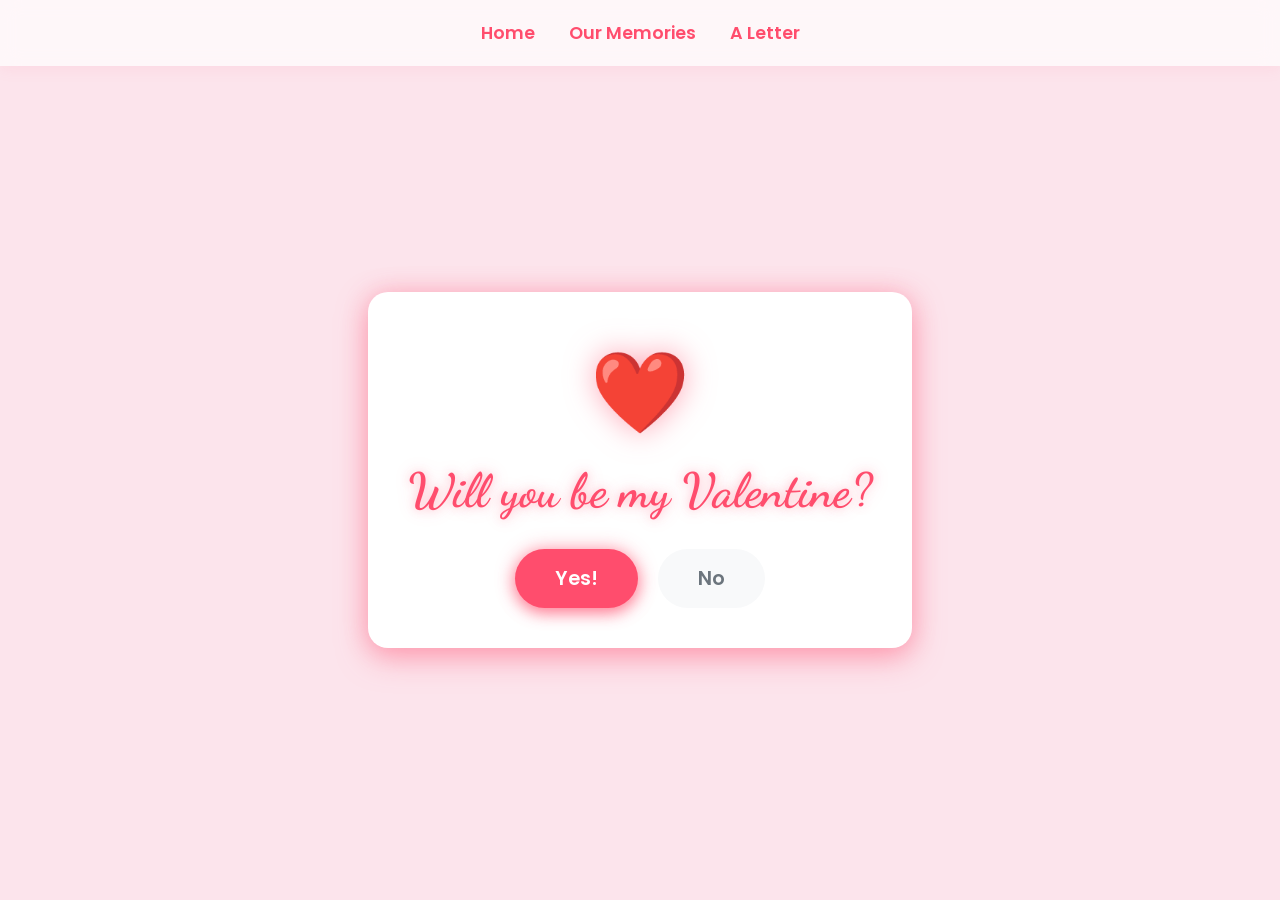
<file: index.html>
<!DOCTYPE html>
<html lang="en">
<head>
    <meta charset="UTF-8">
    <meta name="viewport" content="width=device-width, initial-scale=1.0">
    <title>Be My Valentine?</title>
    <link rel="stylesheet" href="style.css">
</head>
<body>
    <nav class="navbar">
        <a href="index.html">Home</a>
        <a href="memories.html">Our Memories</a>
        <a href="message.html">A Letter</a>
    </nav>
    <div class="container" id="main-container">
        <div class="heart">❤️</div>
        <h1>Will you be my Valentine?</h1>
        <div class="buttons">
            <button id="yes-btn">Yes!</button>
            <button id="no-btn">No</button>
        </div>
    </div>
    <div class="success-message" id="success-message" style="display: none;">
        <div class="heart">💖</div>
        <h1>Yay! I knew you'd say yes!</h1>
        <p>Happy Valentine's Day!</p>
    </div>
    <script src="script.js"></script>
</body>
</html>
</file>
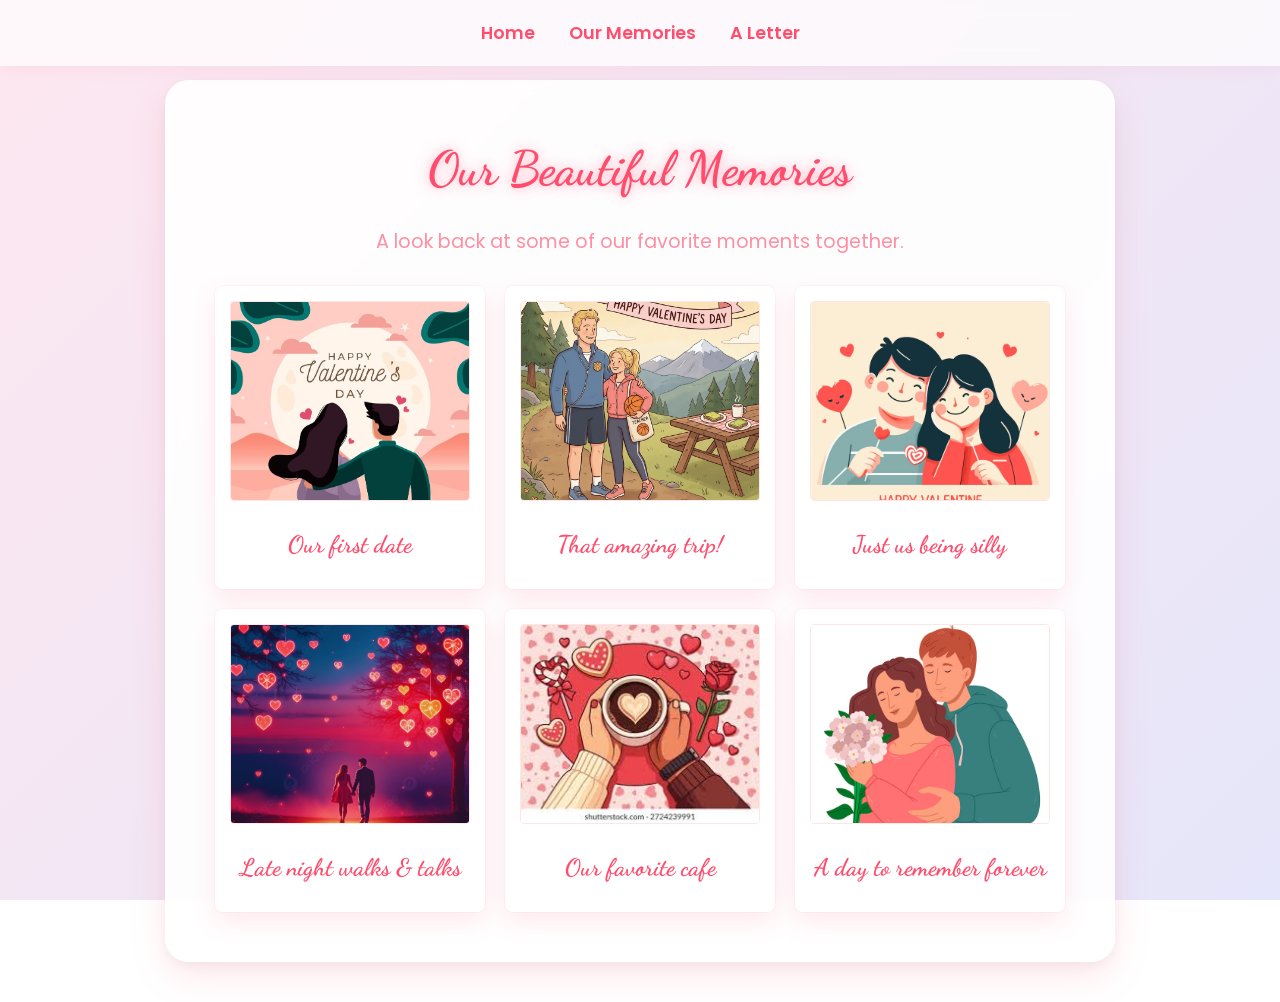
<file: memories.html>
<!DOCTYPE html>
<html lang="en">
<head>
    <meta charset="UTF-8">
    <meta name="viewport" content="width=device-width, initial-scale=1.0">
    <title>Our Memories</title>
    <link rel="stylesheet" href="style.css">
</head>
<body class="bg-modern">
    <nav class="navbar">
        <a href="index.html">Home</a>
        <a href="memories.html">Our Memories</a>
        <a href="message.html">A Letter</a>
    </nav>
    <div class="page-container">
        <h1>Our Beautiful Memories</h1>
        <p>A look back at some of our favorite moments together.</p>
        
        <div class="memories-grid">
            <div class="memory-card">
                <img src="Valentines-day-wishes.jpg" alt="Memory 1">
                <p>Our first date</p>
            </div>
            <div class="memory-card">
                <img src="494e7c29-164d-45cf-88f8-fba1538ca31b_medium.webp" alt="Memory 2">
                <p>That amazing trip!</p>
            </div>
            <div class="memory-card">
                <img src="vector-couple-with-text-happy-valentines-day-simple-minimalist-flat-design-style_995281-2315.avif" alt="Memory 3">
                <p>Just us being silly</p>
            </div>
            <div class="memory-card">
                <img src="pngtree-magical-valentine-s-day-walk-through-a-forest-of-lights-picture-image_16267249.jpg" alt="Memory 4">
                <p>Late night walks & talks</p>
            </div>
            <div class="memory-card">
                <img src="download.jpg" alt="Memory 5">
                <p>Our favorite cafe</p>
            </div>
            <div class="memory-card">
                <img src="guy-gave-girl-flowers-modern-illustration-valentine-s-day-women-s-day_348404-600.avif" alt="Memory 6">
                <p>A day to remember forever</p>
            </div>
        </div>
    </div>
    <script src="script.js"></script>
</body>
</html>
</file>
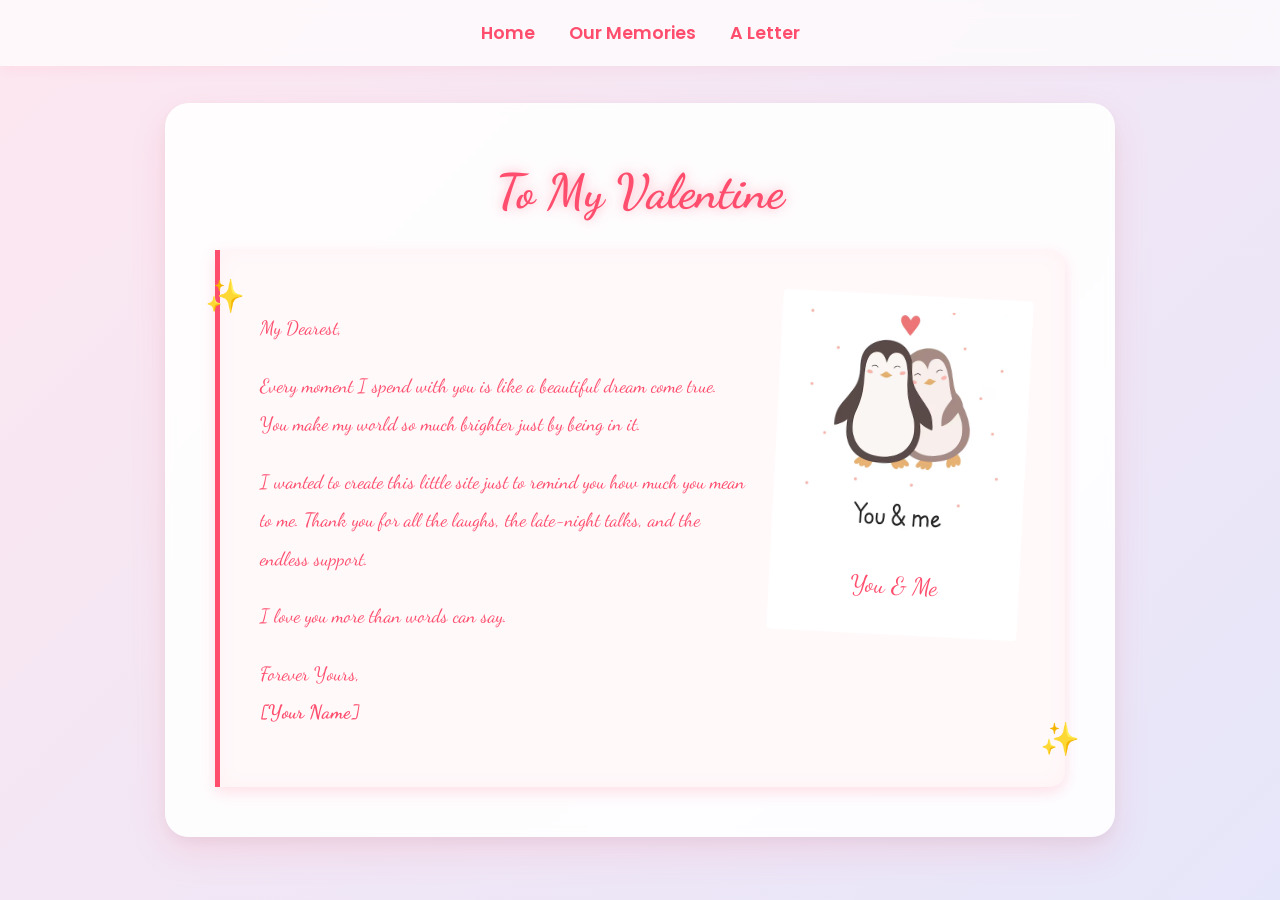
<file: message.html>
<!DOCTYPE html>
<html lang="en">
<head>
    <meta charset="UTF-8">
    <meta name="viewport" content="width=device-width, initial-scale=1.0">
    <title>A Letter For You</title>
    <link rel="stylesheet" href="style.css">
</head>
<body class="bg-modern">
    <nav class="navbar">
        <a href="index.html">Home</a>
        <a href="memories.html">Our Memories</a>
        <a href="message.html">A Letter</a>
    </nav>
    
    <div class="page-container">
        <h1>To My Valentine</h1>
        
        <div class="letter-content">
            <div class="polaroid">
                <img src="pair-cute-cartoon-penguins-you-me-happy-valentines-day-vector-illustration_452372-247.avif" alt="Us">
                <div class="note">You & Me</div>
            </div>
            <p>My Dearest,</p>
            <p>Every moment I spend with you is like a beautiful dream come true. You make my world so much brighter just by being in it.</p>
            <p>I wanted to create this little site just to remind you how much you mean to me. Thank you for all the laughs, the late-night talks, and the endless support.</p>
            <p>I love you more than words can say.</p>
            <p>Forever Yours,<br><strong style="color: #ff4d6d;">[Your Name]</strong></p>
        </div>
    </div>
</body>
</html>
</file>
<file: style.css>
@import url('https://fonts.googleapis.com/css2?family=Dancing+Script:wght@700&family=Poppins:wght@400;600&display=swap');

:root {
    --vibgyor-v: #9400D3;
    --vibgyor-i: #4B0082;
    --vibgyor-b: #0000FF;
    --vibgyor-g: #00FF00;
    --vibgyor-y: #FFFF00;
    --vibgyor-o: #FF7F00;
    --vibgyor-r: #FF0000;
    --theme-vibgyor-gradient: linear-gradient(
        270deg,
        var(--vibgyor-v), var(--vibgyor-i), var(--vibgyor-b),
        var(--vibgyor-g), var(--vibgyor-y), var(--vibgyor-o), var(--vibgyor-r)
    );
}

body {
    margin: 0;
    padding: 0;
    display: flex;
    justify-content: center;
    align-items: center;
    min-height: 100vh;
    background-color: #fce4ec;
    font-family: 'Poppins', sans-serif;
    overflow-x: hidden;
    padding: 80px 20px 40px;
    box-sizing: border-box;
}

.container, .success-message {
    text-align: center;
    background: white;
    padding: 40px;
    border-radius: 20px;
    box-shadow: 0 10px 30px rgba(255, 105, 135, 0.5), 0 0 25px rgba(255, 105, 135, 0.3);
    z-index: 10;
}

h1 {
    color: #ff4d6d;
    font-family: 'Dancing Script', cursive;
    font-size: 3rem;
    margin: 10px 0 30px;
    text-shadow: 0 0 10px rgba(255, 77, 109, 0.3), 0 0 20px rgba(255, 77, 109, 0.2);
}

p {
    color: #ff8fa3;
    font-size: 1.2rem;
}

.heart {
    font-size: 5rem;
    animation: pulse 1.5s infinite;
    filter: drop-shadow(0 0 15px rgba(255, 77, 109, 0.5));
}

@keyframes pulse {
    0% { transform: scale(1); }
    50% { transform: scale(1.1); }
    100% { transform: scale(1); }
}

.buttons {
    display: flex;
    justify-content: center;
    gap: 20px;
    position: relative;
}

button {
    padding: 15px 40px;
    font-size: 1.2rem;
    font-family: 'Poppins', sans-serif;
    font-weight: 600;
    border: none;
    border-radius: 50px;
    cursor: pointer;
    transition: all 0.3s ease;
}

#yes-btn {
    background-color: #ff4d6d;
    color: white;
    box-shadow: 0 5px 15px rgba(255, 77, 109, 0.6), 0 0 20px rgba(255, 77, 109, 0.4);
    position: relative;
    overflow: hidden;
}

#yes-btn::after {
    content: '';
    position: absolute;
    top: 0;
    left: -100%;
    width: 50%;
    height: 100%;
    background: linear-gradient(to right, rgba(255,255,255,0) 0%, rgba(255,255,255,0.4) 50%, rgba(255,255,255,0) 100%);
    transform: skewX(-25deg);
    animation: shine 3s infinite;
}

@keyframes shine {
    0% { left: -100%; }
    20% { left: 200%; }
    100% { left: 200%; }
}

#yes-btn:hover {
    background-color: #ff2a55;
    transform: scale(1.1);
    box-shadow: 0 5px 20px rgba(255, 77, 109, 0.8), 0 0 30px rgba(255, 77, 109, 0.6);
}

#no-btn {
    background-color: #f8f9fa;
    color: #6c757d;
    position: relative;
}

/* Celebration Animation */
.particle {
    position: fixed;
    top: 50%;
    left: 50%;
    z-index: 105;
    pointer-events: none;
    opacity: 0;
    animation: burst-effect 1s ease-out forwards;
}

@keyframes burst-effect {
    0% {
        transform: translate(-50%, -50%) scale(1);
        opacity: 1;
    }
    100% {
        transform: translate(var(--x), var(--y)) scale(0);
        opacity: 1;
    }
}

/* Ambient Falling Hearts Background */
.ambient-heart {
    position: fixed;
    top: -10vh;
    z-index: 1;
    pointer-events: none;
    animation: fall linear forwards;
    opacity: 0.5;
}

@keyframes fall {
    0% { transform: translateY(0) rotate(0deg); }
    100% { transform: translateY(120vh) rotate(360deg); }
}

/* Navigation Bar */
.navbar {
    position: fixed;
    top: 0;
    left: 0;
    width: 100%;
    background: rgba(255, 255, 255, 0.7);
    backdrop-filter: blur(10px);
    -webkit-backdrop-filter: blur(10px);
    padding: 20px 0;
    text-align: center;
    box-shadow: 0 2px 15px rgba(255, 105, 135, 0.1);
    z-index: 100;
    transition: all 0.3s ease;
}

.navbar a {
    text-decoration: none;
    color: #ff4d6d;
    font-family: 'Poppins', sans-serif;
    font-weight: 600;
    margin: 0 15px;
    font-size: 1.1rem;
    transition: color 0.3s;
}

.navbar a:hover {
    color: #ff2a55;
}

/* New Pages Styling */
.page-container {
    text-align: center;
    background: rgba(255, 255, 255, 0.9);
    backdrop-filter: blur(5px);
    padding: 50px;
    border-radius: 24px;
    box-shadow: 0 15px 35px rgba(255, 105, 135, 0.15), 0 5px 15px rgba(0, 0, 0, 0.05);
    max-width: 850px;
    width: 100%;
    z-index: 10;
    animation: fadeInUp 0.8s ease-out forwards;
}

@keyframes fadeInUp {
    from {
        opacity: 0;
        transform: translateY(30px);
    }
    to {
        opacity: 1;
        transform: translateY(0);
    }
}

.memories-grid {
    display: grid;
    grid-template-columns: repeat(auto-fit, minmax(200px, 1fr));
    gap: 20px;
    margin-top: 30px;
}

.memory-card {
    background: #ffffff;
    padding: 15px 15px 25px 15px;
    border-radius: 8px;
    box-shadow: 0 10px 25px rgba(255, 105, 135, 0.15), 0 0 0 1px rgba(255, 105, 135, 0.05);
    transition: transform 0.4s ease, box-shadow 0.4s ease;
    position: relative;
    overflow: hidden;
    animation: popIn 0.6s cubic-bezier(0.175, 0.885, 0.32, 1.275) backwards;
}

.memory-card:hover {
    transform: translateY(-10px) scale(1.02);
    box-shadow: 0 0 20px rgba(255, 77, 109, 0.6), 0 0 40px rgba(255, 77, 109, 0.4), 0 0 60px rgba(255, 77, 109, 0.2);
    z-index: 2;
}

.memory-card img {
    width: 100%;
    height: 200px;
    border-radius: 4px;
    margin-bottom: 12px;
    object-fit: cover;
    object-position: center;
    transition: transform 0.5s ease;
    border: 1px solid #ffe6e6;
    box-sizing: border-box;
}

.memory-card:hover img {
    transform: scale(1.05);
}

.memory-card p {
    margin: 10px 0 5px;
    font-weight: 700;
    font-family: 'Dancing Script', cursive;
    font-size: 1.5rem;
    color: #ff4d6d;
}

.memory-card:nth-child(1) { animation-delay: 0.1s; }
.memory-card:nth-child(2) { animation-delay: 0.2s; }
.memory-card:nth-child(3) { animation-delay: 0.3s; }
.memory-card:nth-child(4) { animation-delay: 0.4s; }
.memory-card:nth-child(5) { animation-delay: 0.5s; }
.memory-card:nth-child(6) { animation-delay: 0.6s; }

@keyframes popIn {
    from { opacity: 0; transform: translateY(50px) scale(0.9); }
    to { opacity: 1; transform: translateY(0) scale(1); }
}

/* Letter Styling */
.letter-content {
    text-align: left;
    line-height: 2;
    margin-top: 30px;
    padding: 40px;
    background: #fff9fa;
    border-left: 5px solid #ff4d6d;
    border-radius: 0 15px 15px 0;
    font-size: 1.6rem;
    font-family: 'Dancing Script', cursive;
    box-shadow: inset 0 0 20px rgba(255, 105, 135, 0.05), 0 5px 15px rgba(255, 105, 135, 0.2);
    display: flow-root;
    position: relative;
    animation: letterBreathe 4s infinite alternate;
    transition: transform 0.4s ease;
}

.letter-content:hover {
    transform: translateY(-5px) scale(1.02);
    box-shadow: inset 0 0 20px rgba(255, 105, 135, 0.1), 0 15px 35px rgba(255, 77, 109, 0.4);
}

@keyframes letterBreathe {
    0% { box-shadow: inset 0 0 20px rgba(255, 105, 135, 0.05), 0 5px 15px rgba(255, 105, 135, 0.2); }
    100% { box-shadow: inset 0 0 20px rgba(255, 105, 135, 0.05), 0 5px 30px rgba(255, 77, 109, 0.4); }
}

.letter-content p {
    margin-bottom: 15px;
    color: #ff4d6d;
    animation: textGlow 2.5s ease-in-out infinite alternate;
}

@keyframes textGlow {
    0% { text-shadow: 0 0 4px rgba(255, 77, 109, 0.2); }
    100% { text-shadow: 0 0 10px rgba(255, 77, 109, 0.8), 0 0 20px rgba(255, 77, 109, 0.5), 0 0 30px rgba(255, 77, 109, 0.3); }
}

.letter-content::before, .letter-content::after {
    content: '✨';
    position: absolute;
    font-size: 2rem;
    animation: starTwinkle 2s infinite alternate;
    pointer-events: none;
}

.letter-content::before { top: 15px; left: -15px; }
.letter-content::after { bottom: 15px; right: -15px; animation-delay: 1s; }

@keyframes starTwinkle {
    0% { opacity: 0.2; transform: scale(0.8) rotate(0deg); filter: drop-shadow(0 0 2px rgba(255, 215, 0, 0.5)); }
    100% { opacity: 1; transform: scale(1.2) rotate(15deg); filter: drop-shadow(0 0 12px rgba(255, 215, 0, 0.9)); }
}

/* Polaroid Photo inside Letter */
.polaroid {
    background: white;
    padding: 15px 15px 25px 15px;
    transform: rotate(3deg);
    width: 220px;
    float: right;
    margin: 5px 0 20px 30px;
    border-radius: 4px;
    animation: floatImage 4s ease-in-out infinite;
    z-index: 5;
}

.polaroid img {
    width: 100%;
    aspect-ratio: 1 / 1;
    object-fit: cover;
    object-position: center;
    border-radius: 4px;
}

.polaroid .note {
    text-align: center;
    font-family: 'Dancing Script', cursive;
    color: #ff4d6d;
    margin-top: 15px;
    font-size: 1.5rem;
}

@keyframes floatImage {
    0% { transform: translateY(0px) rotate(3deg); box-shadow: 0 8px 25px rgba(255, 105, 135, 0.2), 0 0 10px rgba(255, 77, 109, 0.2); }
    50% { transform: translateY(-15px) rotate(5deg); box-shadow: 0 15px 35px rgba(255, 105, 135, 0.3), 0 0 30px rgba(255, 77, 109, 0.6); }
    100% { transform: translateY(0px) rotate(3deg); box-shadow: 0 8px 25px rgba(255, 105, 135, 0.2), 0 0 10px rgba(255, 77, 109, 0.2); }
}

/* Modern Subtle Background Theme */
.bg-modern {
    background: linear-gradient(135deg, #fde7f0, #e6e6fa);
    background-attachment: fixed; /* Ensures gradient covers the whole page and stays in place */
}

/* Transferable Background Theme */
.bg-transferable {
    background: var(--theme-vibgyor-gradient) !important;
    background-size: 1400% 1400% !important;
    animation: vibgyor-shift 10s ease infinite !important;
}

@keyframes vibgyor-shift {
    0% { background-position: 0% 50%; }
    50% { background-position: 100% 50%; }
    100% { background-position: 0% 50%; }
}

/* Music Toggle Button */
#music-toggle-btn {
    position: fixed;
    bottom: 20px;
    right: 20px;
    z-index: 101;
    background: rgba(255, 255, 255, 0.7);
    backdrop-filter: blur(10px);
    -webkit-backdrop-filter: blur(10px);
    border: 1px solid rgba(255, 105, 135, 0.2);
    border-radius: 50%;
    width: 50px;
    height: 50px;
    font-size: 1.5rem;
    color: #ff4d6d;
    cursor: pointer;
    display: flex;
    justify-content: center;
    align-items: center;
    box-shadow: 0 4px 15px rgba(0, 0, 0, 0.1);
    transition: all 0.3s ease;
}

#music-toggle-btn:hover {
    transform: scale(1.1);
    background: rgba(255, 255, 255, 0.9);
}
</file>
